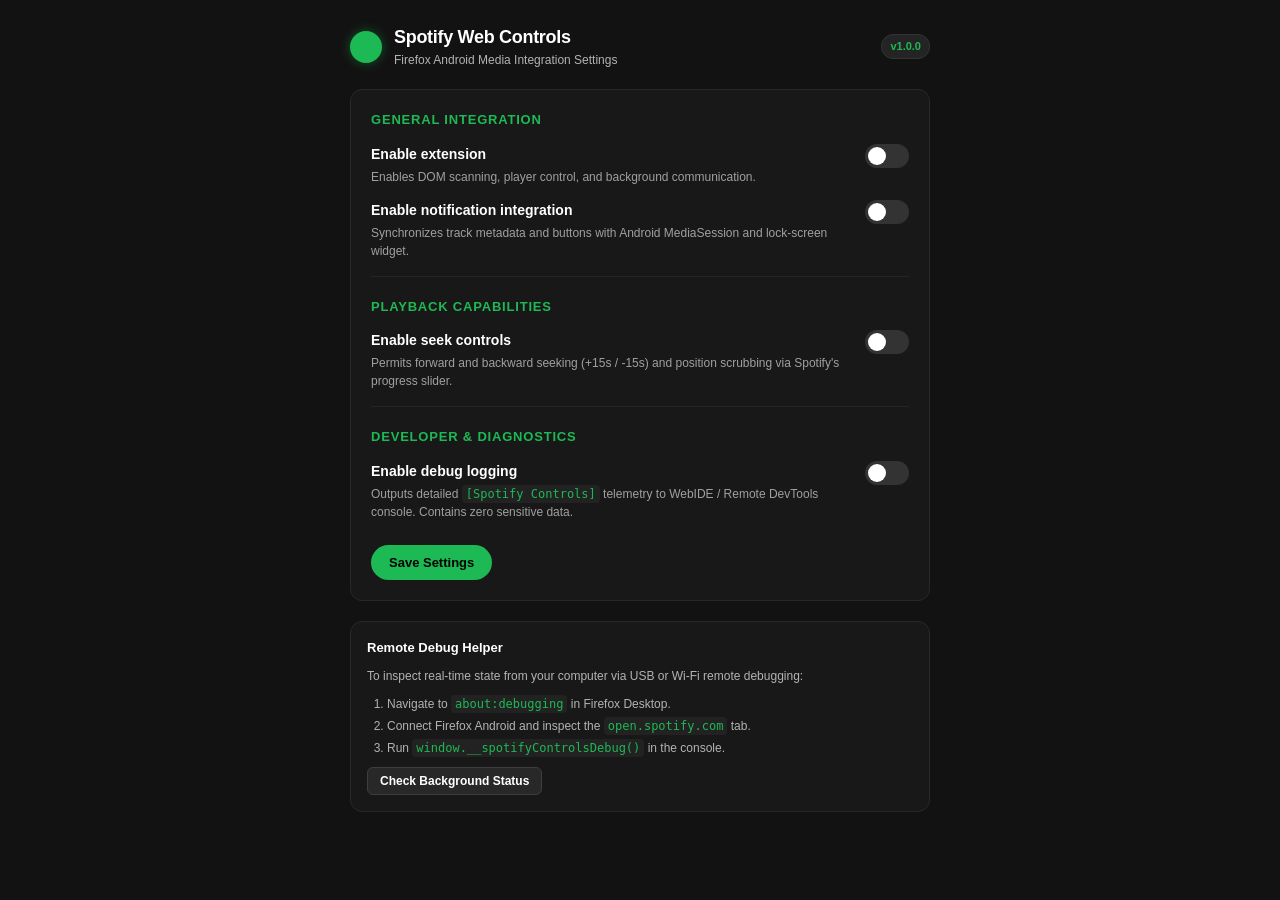
<file: spotify-controls/options/options.html>
<!DOCTYPE html>
<html lang="en">
<head>
  <meta charset="UTF-8">
  <meta name="viewport" content="width=device-width, initial-scale=1.0">
  <title>Spotify Web Controls - Settings</title>
  <link rel="stylesheet" href="options.css">
</head>
<body>
  <div class="options-container">
    <header class="header">
      <div class="brand">
        <div class="logo-circle"></div>
        <div>
          <h1>Spotify Web Controls</h1>
          <p class="subtitle">Firefox Android Media Integration Settings</p>
        </div>
      </div>
      <span class="version-badge">v1.0.0</span>
    </header>

    <main class="settings-card">
      <section class="section">
        <h2>General Integration</h2>
        <div class="option-row">
          <div class="option-info">
            <label for="opt-extension-enabled" class="option-title">Enable extension</label>
            <p class="option-desc">Enables DOM scanning, player control, and background communication.</p>
          </div>
          <label class="switch">
            <input type="checkbox" id="opt-extension-enabled">
            <span class="slider"></span>
          </label>
        </div>

        <div class="option-row">
          <div class="option-info">
            <label for="opt-notification" class="option-title">Enable notification integration</label>
            <p class="option-desc">Synchronizes track metadata and buttons with Android MediaSession and lock-screen widget.</p>
          </div>
          <label class="switch">
            <input type="checkbox" id="opt-notification">
            <span class="slider"></span>
          </label>
        </div>
      </section>

      <section class="section">
        <h2>Playback Capabilities</h2>
        <div class="option-row">
          <div class="option-info">
            <label for="opt-seek" class="option-title">Enable seek controls</label>
            <p class="option-desc">Permits forward and backward seeking (+15s / -15s) and position scrubbing via Spotify's progress slider.</p>
          </div>
          <label class="switch">
            <input type="checkbox" id="opt-seek">
            <span class="slider"></span>
          </label>
        </div>
      </section>

      <section class="section">
        <h2>Developer & Diagnostics</h2>
        <div class="option-row">
          <div class="option-info">
            <label for="opt-debug" class="option-title">Enable debug logging</label>
            <p class="option-desc">Outputs detailed <code>[Spotify Controls]</code> telemetry to WebIDE / Remote DevTools console. Contains zero sensitive data.</p>
          </div>
          <label class="switch">
            <input type="checkbox" id="opt-debug">
            <span class="slider"></span>
          </label>
        </div>
      </section>

      <div class="actions-bar">
        <button id="btn-save" class="btn-primary">Save Settings</button>
        <span id="save-status" class="save-status"></span>
      </div>
    </main>

    <section class="diagnostic-box">
      <h3>Remote Debug Helper</h3>
      <p>To inspect real-time state from your computer via USB or Wi-Fi remote debugging:</p>
      <ol>
        <li>Navigate to <code>about:debugging</code> in Firefox Desktop.</li>
        <li>Connect Firefox Android and inspect the <code>open.spotify.com</code> tab.</li>
        <li>Run <code>window.__spotifyControlsDebug()</code> in the console.</li>
      </ol>
      <button id="btn-run-local-diag" class="btn-secondary">Check Background Status</button>
      <pre id="diag-output" class="diag-output hidden"></pre>
    </section>
  </div>

  <script src="options.js"></script>
</body>
</html>
</file>
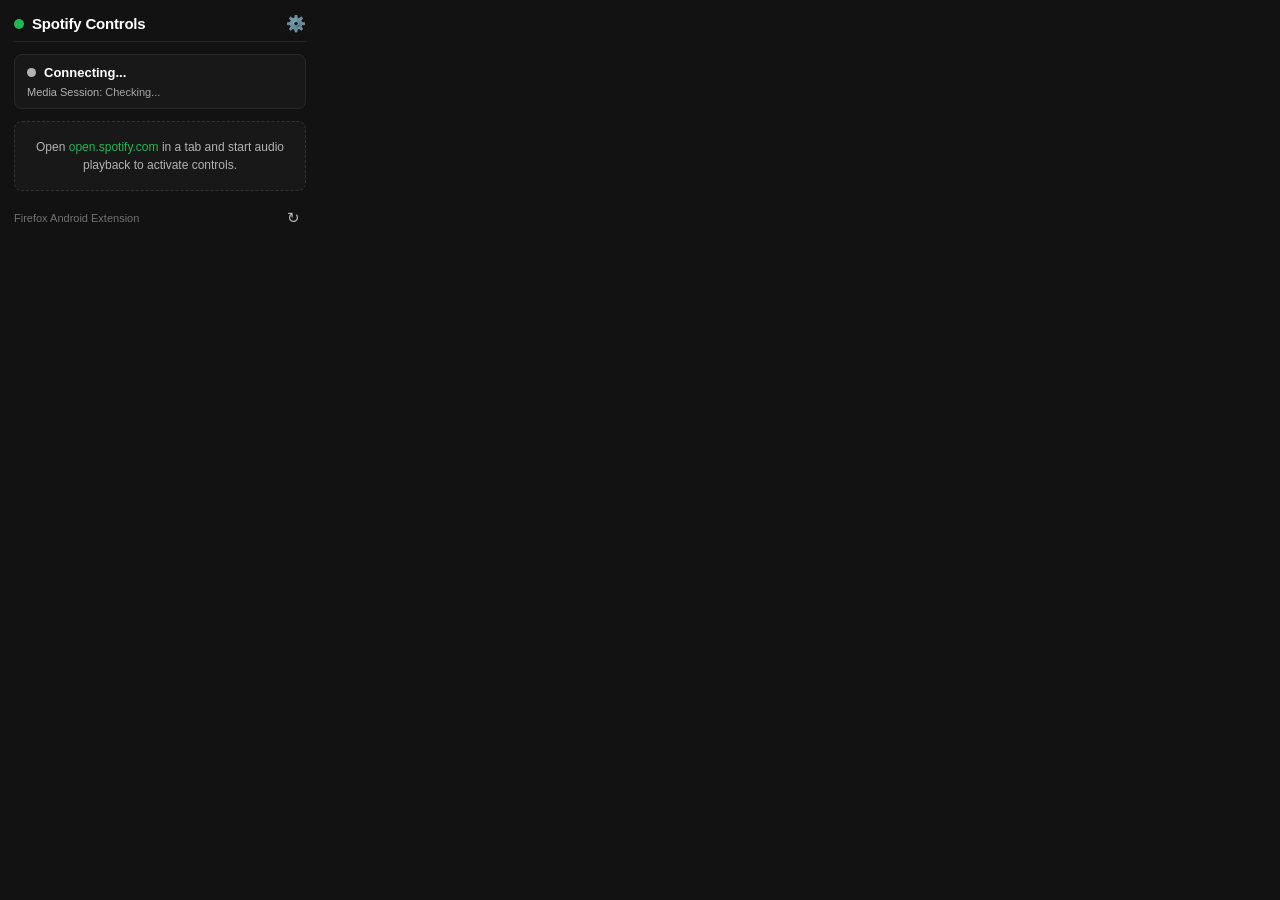
<file: spotify-controls/popup/popup.html>
<!DOCTYPE html>
<html lang="en">
<head>
  <meta charset="UTF-8">
  <meta name="viewport" content="width=device-width, initial-scale=1.0">
  <title>Spotify Controls</title>
  <link rel="stylesheet" href="popup.css">
</head>
<body>
  <div class="popup-container">
    <header class="header">
      <div class="logo-title">
        <span class="icon-dot"></span>
        <h1>Spotify Controls</h1>
      </div>
      <a href="#" id="btn-options" class="settings-link" title="Open Settings">⚙️</a>
    </header>

    <div id="status-card" class="status-card">
      <div class="status-indicator">
        <span id="status-bullet" class="bullet disconnected"></span>
        <span id="status-text" class="status-text">Connecting...</span>
      </div>
      <div class="media-session-tag">
        Media Session: <span id="ms-status" class="ms-inactive">Checking...</span>
      </div>
    </div>

    <!-- Active track details (shown when connected) -->
    <div id="player-view" class="player-view hidden">
      <div class="track-header">
        <img id="track-art" class="track-art" src="../icons/icon-96.png" alt="Cover">
        <div class="track-info">
          <div class="info-row">
            <span class="label">Song:</span>
            <span id="track-title" class="val title">—</span>
          </div>
          <div class="info-row">
            <span class="label">Artist:</span>
            <span id="track-artist" class="val artist">—</span>
          </div>
        </div>
      </div>

      <!-- Controls -->
      <div class="controls-grid">
        <button id="btn-prev" class="ctrl-btn" title="Previous Track">
          <span class="btn-icon">⏮</span>
          <span>Previous</span>
        </button>
        <button id="btn-play-pause" class="ctrl-btn primary" title="Play or Pause">
          <span id="play-icon" class="btn-icon">⏯</span>
          <span id="play-text">Play/Pause</span>
        </button>
        <button id="btn-next" class="ctrl-btn" title="Next Track">
          <span class="btn-icon">⏭</span>
          <span>Next</span>
        </button>
      </div>

      <div class="seek-grid">
        <button id="btn-seek-back" class="seek-btn" title="Rewind 15 seconds">
          <span>-15s</span>
        </button>
        <button id="btn-seek-fwd" class="seek-btn" title="Fast forward 15 seconds">
          <span>+15s</span>
        </button>
      </div>
    </div>

    <!-- Fallback when not connected -->
    <div id="no-player-view" class="no-player-view">
      <p>Open <a href="https://open.spotify.com/" target="_blank">open.spotify.com</a> in a tab and start audio playback to activate controls.</p>
    </div>

    <footer class="footer">
      <span id="footer-tab-info">Firefox Android Extension</span>
      <button id="btn-refresh" class="refresh-btn" title="Refresh state">↻</button>
    </footer>
  </div>

  <script src="popup.js"></script>
</body>
</html>
</file>
<file: spotify-controls/options/options.css>
* {
  box-sizing: border-box;
  margin: 0;
  padding: 0;
}

body {
  font-family: -apple-system, BlinkMacSystemFont, "Segoe UI", Roboto, Helvetica, Arial, sans-serif;
  background-color: #121212;
  color: #FFFFFF;
  line-height: 1.5;
  padding: 24px 16px;
  display: flex;
  justify-content: center;
}

.options-container {
  width: 100%;
  max-width: 580px;
  display: flex;
  flex-direction: column;
  gap: 20px;
}

.header {
  display: flex;
  justify-content: space-between;
  align-items: center;
}

.brand {
  display: flex;
  align-items: center;
  gap: 12px;
}

.logo-circle {
  width: 32px;
  height: 32px;
  background-color: #1DB954;
  border-radius: 50%;
  box-shadow: 0 0 12px rgba(29, 185, 84, 0.4);
}

.header h1 {
  font-size: 18px;
  font-weight: 700;
  letter-spacing: -0.3px;
}

.subtitle {
  font-size: 12px;
  color: #B3B3B3;
}

.version-badge {
  background-color: #242424;
  color: #1DB954;
  font-size: 11px;
  font-weight: 600;
  padding: 3px 8px;
  border-radius: 12px;
  border: 1px solid #333333;
}

.settings-card {
  background-color: #181818;
  border: 1px solid #282828;
  border-radius: 12px;
  padding: 20px;
  display: flex;
  flex-direction: column;
  gap: 20px;
}

.section {
  display: flex;
  flex-direction: column;
  gap: 14px;
  border-bottom: 1px solid #242424;
  padding-bottom: 16px;
}

.section:last-of-type {
  border-bottom: none;
  padding-bottom: 0;
}

.section h2 {
  font-size: 13px;
  text-transform: uppercase;
  letter-spacing: 0.8px;
  color: #1DB954;
  font-weight: 700;
}

.option-row {
  display: flex;
  justify-content: space-between;
  align-items: flex-start;
  gap: 16px;
}

.option-info {
  display: flex;
  flex-direction: column;
  gap: 3px;
}

.option-title {
  font-size: 14px;
  font-weight: 600;
  color: #FFFFFF;
  cursor: pointer;
}

.option-desc {
  font-size: 12px;
  color: #A0A0A0;
}

.option-desc code {
  background-color: #222222;
  padding: 2px 4px;
  border-radius: 4px;
  color: #1DB954;
  font-family: monospace;
}

/* Switch styling */
.switch {
  position: relative;
  display: inline-block;
  width: 44px;
  height: 24px;
  flex-shrink: 0;
}

.switch input {
  opacity: 0;
  width: 0;
  height: 0;
}

.slider {
  position: absolute;
  cursor: pointer;
  top: 0;
  left: 0;
  right: 0;
  bottom: 0;
  background-color: #333333;
  transition: 0.25s;
  border-radius: 24px;
}

.slider:before {
  position: absolute;
  content: "";
  height: 18px;
  width: 18px;
  left: 3px;
  bottom: 3px;
  background-color: white;
  transition: 0.25s;
  border-radius: 50%;
}

input:checked + .slider {
  background-color: #1DB954;
}

input:checked + .slider:before {
  transform: translateX(20px);
}

.actions-bar {
  display: flex;
  align-items: center;
  gap: 12px;
  padding-top: 4px;
}

.btn-primary {
  background-color: #1DB954;
  color: #000000;
  border: none;
  font-size: 13px;
  font-weight: 700;
  padding: 10px 18px;
  border-radius: 20px;
  cursor: pointer;
  transition: background-color 0.2s, transform 0.1s;
}

.btn-primary:hover {
  background-color: #1ED760;
}

.btn-primary:active {
  transform: scale(0.98);
}

.save-status {
  font-size: 12px;
  color: #1DB954;
  font-weight: 600;
}

.diagnostic-box {
  background-color: #181818;
  border: 1px solid #282828;
  border-radius: 12px;
  padding: 16px;
  font-size: 12px;
  color: #B3B3B3;
  display: flex;
  flex-direction: column;
  gap: 10px;
}

.diagnostic-box h3 {
  font-size: 13px;
  color: #FFFFFF;
  font-weight: 600;
}

.diagnostic-box ol {
  padding-left: 20px;
  display: flex;
  flex-direction: column;
  gap: 4px;
}

.diagnostic-box code {
  color: #1DB954;
  background-color: #222222;
  padding: 2px 4px;
  border-radius: 4px;
  font-family: monospace;
}

.btn-secondary {
  align-self: flex-start;
  background-color: #282828;
  border: 1px solid #3E3E3E;
  color: #FFFFFF;
  font-size: 12px;
  font-weight: 600;
  padding: 6px 12px;
  border-radius: 6px;
  cursor: pointer;
  transition: background-color 0.15s;
}

.btn-secondary:hover {
  background-color: #333333;
}

.diag-output {
  background-color: #0F0F0F;
  border: 1px solid #282828;
  border-radius: 6px;
  padding: 10px;
  color: #1DB954;
  font-family: monospace;
  font-size: 11px;
  white-space: pre-wrap;
  word-break: break-all;
  max-height: 200px;
  overflow-y: auto;
}

.hidden {
  display: none !important;
}
</file>
<file: spotify-controls/popup/popup.css>
* {
  box-sizing: border-box;
  margin: 0;
  padding: 0;
}

body {
  font-family: -apple-system, BlinkMacSystemFont, "Segoe UI", Roboto, Helvetica, Arial, sans-serif;
  background-color: #121212;
  color: #FFFFFF;
  width: 320px;
  min-height: 380px;
  padding: 14px;
}

.popup-container {
  display: flex;
  flex-direction: column;
  gap: 12px;
}

.header {
  display: flex;
  justify-content: space-between;
  align-items: center;
  border-bottom: 1px solid #282828;
  padding-bottom: 8px;
}

.logo-title {
  display: flex;
  align-items: center;
  gap: 8px;
}

.icon-dot {
  width: 10px;
  height: 10px;
  background-color: #1DB954;
  border-radius: 50%;
  display: inline-block;
}

.header h1 {
  font-size: 15px;
  font-weight: 700;
  letter-spacing: -0.2px;
}

.settings-link {
  text-decoration: none;
  font-size: 16px;
  opacity: 0.8;
  transition: opacity 0.2s;
}

.settings-link:hover {
  opacity: 1;
}

.status-card {
  background-color: #181818;
  border: 1px solid #282828;
  border-radius: 8px;
  padding: 10px 12px;
  display: flex;
  flex-direction: column;
  gap: 6px;
}

.status-indicator {
  display: flex;
  align-items: center;
  gap: 8px;
  font-size: 13px;
  font-weight: 600;
}

.bullet {
  width: 9px;
  height: 9px;
  border-radius: 50%;
  display: inline-block;
}

.bullet.connected {
  background-color: #1DB954;
  box-shadow: 0 0 6px rgba(29, 185, 84, 0.6);
}

.bullet.disconnected {
  background-color: #B3B3B3;
  box-shadow: none;
}

.media-session-tag {
  font-size: 11px;
  color: #B3B3B3;
}

.ms-active {
  color: #1DB954;
  font-weight: 600;
}

.ms-inactive {
  color: #A7A7A7;
  font-weight: 500;
}

.player-view {
  background-color: #181818;
  border: 1px solid #282828;
  border-radius: 8px;
  padding: 12px;
  display: flex;
  flex-direction: column;
  gap: 12px;
}

.hidden {
  display: none !important;
}

.track-header {
  display: flex;
  gap: 12px;
  align-items: center;
}

.track-art {
  width: 52px;
  height: 52px;
  border-radius: 6px;
  object-fit: cover;
  background-color: #282828;
  flex-shrink: 0;
}

.track-info {
  display: flex;
  flex-direction: column;
  gap: 3px;
  overflow: hidden;
}

.info-row {
  display: flex;
  gap: 6px;
  font-size: 13px;
  white-space: nowrap;
  overflow: hidden;
  text-overflow: ellipsis;
}

.info-row .label {
  color: #B3B3B3;
  font-size: 12px;
}

.info-row .val {
  color: #FFFFFF;
  font-weight: 600;
  overflow: hidden;
  text-overflow: ellipsis;
}

.controls-grid {
  display: grid;
  grid-template-columns: 1fr 1.2fr 1fr;
  gap: 8px;
}

.ctrl-btn {
  background-color: #282828;
  border: 1px solid #3E3E3E;
  border-radius: 6px;
  color: #FFFFFF;
  padding: 8px 6px;
  font-size: 12px;
  font-weight: 600;
  display: flex;
  flex-direction: column;
  align-items: center;
  gap: 4px;
  cursor: pointer;
  transition: background-color 0.15s, transform 0.1s;
}

.ctrl-btn:hover {
  background-color: #383838;
}

.ctrl-btn:active {
  transform: scale(0.97);
}

.ctrl-btn.primary {
  background-color: #1DB954;
  color: #000000;
  border-color: #1DB954;
}

.ctrl-btn.primary:hover {
  background-color: #1ED760;
}

.btn-icon {
  font-size: 14px;
}

.seek-grid {
  display: grid;
  grid-template-columns: 1fr 1fr;
  gap: 8px;
}

.seek-btn {
  background-color: #242424;
  border: 1px solid #333333;
  border-radius: 6px;
  color: #E0E0E0;
  padding: 6px 10px;
  font-size: 12px;
  font-weight: 600;
  cursor: pointer;
  transition: background-color 0.15s;
}

.seek-btn:hover {
  background-color: #333333;
}

.no-player-view {
  background-color: #181818;
  border: 1px dashed #333333;
  border-radius: 8px;
  padding: 16px;
  text-align: center;
  font-size: 12px;
  color: #B3B3B3;
  line-height: 1.5;
}

.no-player-view a {
  color: #1DB954;
  text-decoration: none;
}

.footer {
  display: flex;
  justify-content: space-between;
  align-items: center;
  font-size: 11px;
  color: #727272;
  padding-top: 4px;
}

.refresh-btn {
  background: transparent;
  border: none;
  color: #B3B3B3;
  font-size: 15px;
  cursor: pointer;
  padding: 2px 6px;
  border-radius: 4px;
}

.refresh-btn:hover {
  color: #FFFFFF;
  background-color: #282828;
}
</file>
